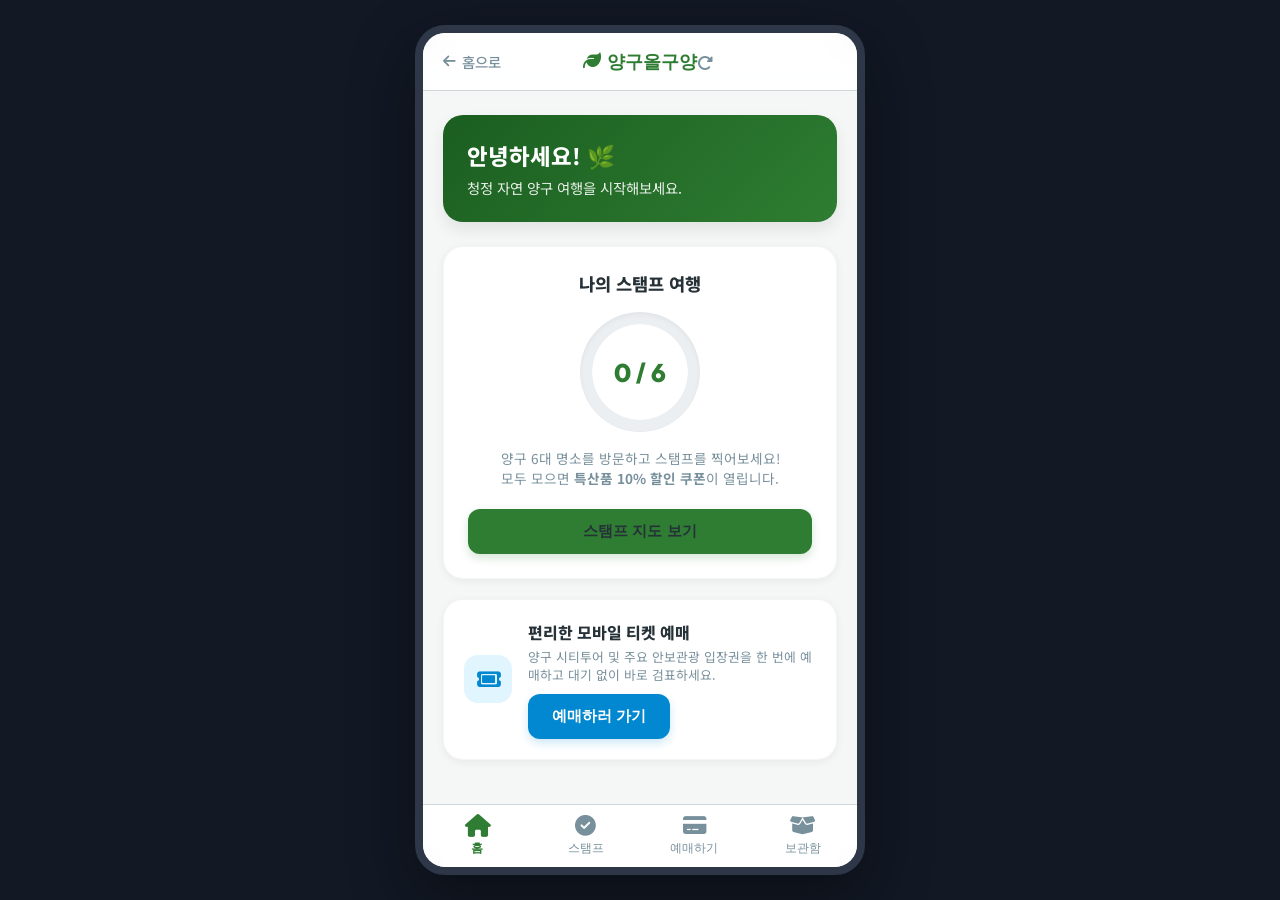
<file: stamp-tour.html>
<!DOCTYPE html>
<html lang="ko">
<head>
    <meta charset="UTF-8">
    <meta name="viewport" content="width=device-width, initial-scale=1.0">
    <title>양구올구양 스마트 스탬프 투어 & 예매</title>
    
    <!-- Google Fonts -->
    <link rel="preconnect" href="https://fonts.googleapis.com">
    <link rel="preconnect" href="https://fonts.gstatic.com" crossorigin>
    <link href="https://fonts.googleapis.com/css2?family=Noto+Sans+KR:wght@300;400;500;700;900&family=Outfit:wght@400;600;800&display=swap" rel="stylesheet">
    
    <!-- FontAwesome -->
    <link rel="stylesheet" href="https://cdnjs.cloudflare.com/ajax/libs/font-awesome/6.4.0/css/all.min.css">
    
    <!-- CSS Link -->
    <link rel="stylesheet" href="app.css">
</head>
<body>

    <!-- App Container -->
    <div class="app-container">
        
        <!-- App Header -->
        <header class="app-header">
            <div class="header-left">
                <a href="index.html" class="back-home-btn"><i class="fa-solid fa-arrow-left"></i> 홈으로</a>
            </div>
            <div class="header-center">
                <span class="app-logo"><i class="fa-solid fa-leaf"></i> 양구올구양</span>
            </div>
            <div class="header-right">
                <button class="reset-data-btn" onclick="resetAppData()" title="앱 데이터 초기화"><i class="fa-solid fa-rotate-right"></i></button>
            </div>
        </header>

        <!-- Main Content Area -->
        <main class="app-content">
            
            <!-- 1. Dashboard Screen -->
            <section class="app-screen active" id="screen-dashboard">
                <div class="welcome-card">
                    <div class="welcome-text">
                        <h2>안녕하세요! 🌿</h2>
                        <p>청정 자연 양구 여행을 시작해보세요.</p>
                    </div>
                </div>

                <!-- Stamp Progress Card -->
                <div class="progress-card">
                    <h3>나의 스탬프 여행</h3>
                    <div class="radial-progress-container">
                        <div class="radial-progress" id="stamp-radial-progress">
                            <span class="progress-val" id="stamp-progress-text">0 / 6</span>
                        </div>
                    </div>
                    <p class="progress-desc">양구 6대 명소를 방문하고 스탬프를 찍어보세요!<br>모두 모으면 <strong>특산품 10% 할인 쿠폰</strong>이 열립니다.</p>
                    <button class="btn btn-primary btn-block" onclick="switchTab('screen-stamps')">스탬프 지도 보기</button>
                </div>

                <!-- Quick Reservation Card -->
                <div class="quick-booking-card">
                    <div class="card-icon"><i class="fa-solid fa-ticket"></i></div>
                    <div class="card-details">
                        <h4>편리한 모바일 티켓 예매</h4>
                        <p>양구 시티투어 및 주요 안보관광 입장권을 한 번에 예매하고 대기 없이 바로 검표하세요.</p>
                        <button class="btn btn-secondary" onclick="switchTab('screen-booking')">예매하러 가기</button>
                    </div>
                </div>
            </section>

            <!-- 2. Stamp Tour Screen -->
            <section class="app-screen" id="screen-stamps">
                <div class="screen-title">
                    <h2>양구 6대 명소 스탬프 투어</h2>
                    <p>관광지에 도착하여 GPS 위치 확인 또는 QR 코드 스캔을 완료하세요.</p>
                </div>

                <!-- Stamp Grid -->
                <div class="stamps-grid" id="stamps-grid-container">
                    <!-- Spot 1 -->
                    <div class="stamp-item" id="stamp-spot-1">
                        <div class="stamp-icon-wrap">
                            <i class="fa-solid fa-tree"></i>
                            <div class="stamp-checked-overlay"><i class="fa-solid fa-check"></i></div>
                        </div>
                        <h4>두타연</h4>
                        <span class="stamp-status">미인증</span>
                        <button class="btn btn-sm btn-outline" onclick="verifyStamp(1)">GPS 위치 인증</button>
                    </div>
                    <!-- Spot 2 -->
                    <div class="stamp-item" id="stamp-spot-2">
                        <div class="stamp-icon-wrap">
                            <i class="fa-solid fa-compass"></i>
                            <div class="stamp-checked-overlay"><i class="fa-solid fa-check"></i></div>
                        </div>
                        <h4>한반도섬</h4>
                        <span class="stamp-status">미인증</span>
                        <button class="btn btn-sm btn-outline" onclick="verifyStamp(2)">GPS 위치 인증</button>
                    </div>
                    <!-- Spot 3 -->
                    <div class="stamp-item" id="stamp-spot-3">
                        <div class="stamp-icon-wrap">
                            <i class="fa-solid fa-user-astronaut"></i>
                            <div class="stamp-checked-overlay"><i class="fa-solid fa-check"></i></div>
                        </div>
                        <h4>국토정중앙천문대</h4>
                        <span class="stamp-status">미인증</span>
                        <button class="btn btn-sm btn-outline" onclick="verifyStamp(3)">GPS 위치 인증</button>
                    </div>
                    <!-- Spot 4 -->
                    <div class="stamp-item" id="stamp-spot-4">
                        <div class="stamp-icon-wrap">
                            <i class="fa-solid fa-seedling"></i>
                            <div class="stamp-checked-overlay"><i class="fa-solid fa-check"></i></div>
                        </div>
                        <h4>양구수목원</h4>
                        <span class="stamp-status">미인증</span>
                        <button class="btn btn-sm btn-outline" onclick="verifyStamp(4)">GPS 위치 인증</button>
                    </div>
                    <!-- Spot 5 -->
                    <div class="stamp-item" id="stamp-spot-5">
                        <div class="stamp-icon-wrap">
                            <i class="fa-solid fa-palette"></i>
                            <div class="stamp-checked-overlay"><i class="fa-solid fa-check"></i></div>
                        </div>
                        <h4>박수근미술관</h4>
                        <span class="stamp-status">미인증</span>
                        <button class="btn btn-sm btn-outline" onclick="verifyStamp(5)">GPS 위치 인증</button>
                    </div>
                    <!-- Spot 6 -->
                    <div class="stamp-item" id="stamp-spot-6">
                        <div class="stamp-icon-wrap">
                            <i class="fa-solid fa-whiskey-glass"></i>
                            <div class="stamp-checked-overlay"><i class="fa-solid fa-check"></i></div>
                        </div>
                        <h4>양구백자박물관</h4>
                        <span class="stamp-status">미인증</span>
                        <button class="btn btn-sm btn-outline" onclick="verifyStamp(6)">GPS 위치 인증</button>
                    </div>
                </div>
            </section>

            <!-- 3. Booking Screen -->
            <section class="app-screen" id="screen-booking">
                <div class="screen-title">
                    <h2>티켓 온라인 예매</h2>
                    <p>이용하실 관광 상품과 인원을 선택하고 간편하게 결제하세요.</p>
                </div>

                <div class="booking-form-card">
                    <form id="app-booking-form">
                        <!-- Ticket Category -->
                        <div class="form-group">
                            <label for="ticket-type">관광 상품 선택</label>
                            <select id="ticket-type" onchange="calculatePrice()">
                                <option value="citytour" data-price="10000">춘천역 출발 양구 시티투어 버스 (10,000원)</option>
                                <option value="dutayeon" data-price="5000">두타연 안보 관광 입장권 (5,000원)</option>
                                <option value="observatory" data-price="3000">국토정중앙천문대 관람권 (3,000원)</option>
                            </select>
                        </div>

                        <!-- Date Selection -->
                        <div class="form-row">
                            <div class="form-group">
                                <label for="booking-date">이용 일자 선택</label>
                                <input type="date" id="booking-date" required>
                            </div>
                            <div class="form-group">
                                <label for="ticket-qty">수량 (명)</label>
                                <input type="number" id="ticket-qty" min="1" max="10" value="1" onchange="calculatePrice()" required>
                            </div>
                        </div>

                        <!-- Coupon Selection -->
                        <div class="form-group">
                            <label for="booking-coupon">할인 쿠폰 적용</label>
                            <select id="booking-coupon" onchange="calculatePrice()">
                                <option value="none">사용 안 함</option>
                                <option value="welcome-discount" disabled id="opt-welcome-coupon">곰취 스탬프 완주 10% 할인 쿠폰</option>
                            </select>
                        </div>

                        <!-- Price summary -->
                        <div class="price-summary-box">
                            <div class="summary-line">
                                <span>정가 소계</span>
                                <span id="summary-price-original">10,000원</span>
                            </div>
                            <div class="summary-line discount">
                                <span>쿠폰 할인액</span>
                                <span id="summary-price-discount">-0원</span>
                            </div>
                            <div class="summary-line total">
                                <span>최종 결제 금액</span>
                                <span id="summary-price-total">10,000원</span>
                            </div>
                        </div>

                        <button type="button" class="btn btn-primary btn-block" onclick="openPaymentModal()">결제 진행하기</button>
                    </form>
                </div>
            </section>

            <!-- 4. My Box Screen -->
            <section class="app-screen" id="screen-mybox">
                <div class="screen-title">
                    <h2>나의 보관함</h2>
                    <p>구매 완료된 모바일 예매 티켓과 사용 가능한 쿠폰 목록을 조회합니다.</p>
                </div>

                <!-- Unlocked Coupons Section -->
                <div class="mybox-section">
                    <h3>보유 쿠폰 <span class="badge badge-round" id="coupon-count-badge">0</span></h3>
                    <div class="coupon-list" id="coupon-list-container">
                        <div class="empty-state">
                            <i class="fa-solid fa-ticket-simple"></i>
                            <p>보유하고 있는 쿠폰이 없습니다.<br>스탬프 투어를 완주해 쿠폰을 획득해보세요!</p>
                        </div>
                    </div>
                </div>

                <!-- Booked Tickets Section -->
                <div class="mybox-section" style="margin-top: 30px;">
                    <h3>나의 예매 티켓 <span class="badge badge-round" id="ticket-count-badge">0</span></h3>
                    <div class="ticket-list" id="ticket-list-container">
                        <div class="empty-state">
                            <i class="fa-solid fa-receipt"></i>
                            <p>예매한 티켓이 없습니다.<br>티켓 예매 탭에서 상품을 구매해 주세요.</p>
                        </div>
                    </div>
                </div>
            </section>
            
        </main>

        <!-- Sticky Bottom Navigation -->
        <nav class="app-navbar">
            <button class="nav-item active" id="nav-screen-dashboard" onclick="switchTab('screen-dashboard')">
                <i class="fa-solid fa-house"></i>
                <span>홈</span>
            </button>
            <button class="nav-item" id="nav-screen-stamps" onclick="switchTab('screen-stamps')">
                <i class="fa-solid fa-circle-check"></i>
                <span>스탬프</span>
            </button>
            <button class="nav-item" id="nav-screen-booking" onclick="switchTab('screen-booking')">
                <i class="fa-solid fa-credit-card"></i>
                <span>예매하기</span>
            </button>
            <button class="nav-item" id="nav-screen-mybox" onclick="switchTab('screen-mybox')">
                <i class="fa-solid fa-box-open"></i>
                <span>보관함</span>
            </button>
        </nav>

        <!-- Modal 1: GPS verification simulation overlay -->
        <div class="modal-overlay" id="gps-modal">
            <div class="modal-card gps-sim-card">
                <div class="gps-icon"><i class="fa-solid fa-location-crosshairs fa-spin"></i></div>
                <h3>GPS 위치 정보를 조회하고 있습니다...</h3>
                <p>기기가 실제 양구 주요 관광지 근처에 수신 대기 중인지 위치 좌표를 검증합니다.</p>
                <div class="progress-bar-wrap">
                    <div class="progress-bar-fill" id="gps-progress-bar"></div>
                </div>
            </div>
        </div>

        <!-- Modal 2: Success stamp collected overlay -->
        <div class="modal-overlay" id="success-stamp-modal">
            <div class="modal-card success-stamp-card">
                <div class="success-icon"><i class="fa-solid fa-certificate"></i></div>
                <h2 id="success-spot-name">두타연</h2>
                <h3>스탬프 인증 성공!</h3>
                <p>관광지 근처 GPS 동기화가 확인되어 스탬프가 성공적으로 적립되었습니다.</p>
                <button class="btn btn-primary" onclick="closeSuccessStampModal()">확인</button>
            </div>
        </div>

        <!-- Modal 3: Payment simulation overlay -->
        <div class="modal-overlay" id="payment-modal">
            <div class="modal-card payment-card">
                <div class="modal-close" onclick="closePaymentModal()">&times;</div>
                <h3>신용카드 간편 결제</h3>
                <p class="payment-amount">결제 금액: <span id="payment-modal-price">10,000</span>원</p>
                
                <form id="payment-form" onsubmit="processMockPayment(event)">
                    <div class="form-group">
                        <label for="card-num">카드 번호</label>
                        <input type="text" id="card-num" placeholder="0000-0000-0000-0000" pattern="[0-9]{4}-[0-9]{4}-[0-9]{4}-[0-9]{4}" required>
                    </div>
                    <div class="form-row">
                        <div class="form-group">
                            <label for="card-expiry">만료일 (MM/YY)</label>
                            <input type="text" id="card-expiry" placeholder="MM/YY" pattern="[0-9]{2}/[0-9]{2}" required>
                        </div>
                        <div class="form-group">
                            <label for="card-cvc">CVC</label>
                            <input type="password" id="card-cvc" placeholder="3자리" pattern="[0-9]{3}" required>
                        </div>
                    </div>
                    <button type="submit" class="btn btn-primary btn-block" id="btn-pay-submit">결제 승인 요청</button>
                </form>
            </div>
        </div>

        <!-- Modal 4: Ticket Barcode Overlay -->
        <div class="modal-overlay" id="barcode-modal">
            <div class="modal-card barcode-card">
                <div class="modal-close" onclick="closeBarcodeModal()">&times;</div>
                <h3 id="barcode-modal-title">시티투어 입장권</h3>
                <p class="barcode-modal-date" id="barcode-modal-date">2026-05-26 | 1명</p>
                <div class="barcode-wrapper">
                    <!-- Dynamic mock barcode rendering -->
                    <div class="mock-barcode-lines" id="mock-barcode-lines"></div>
                    <div class="mock-barcode-number" id="mock-barcode-number">YG-1779-8829</div>
                </div>
                <p class="barcode-info-text"><i class="fa-solid fa-info-circle"></i> 관광지 매표소 또는 시티투어 버스 탑승 시 직원에게 위 바코드를 제시해 주세요.</p>
                <button class="btn btn-secondary btn-block" onclick="closeBarcodeModal()">닫기</button>
            </div>
        </div>

    </div>

    <!-- JS Scripts -->
    <script src="app.js"></script>
</body>
</html>
</file>
<file: app.css>
/* --- CSS Variables --- */
:root {
    --primary-color: #2e7d32;
    --primary-dark: #1b5e20;
    --primary-light: #e8f5e9;
    --secondary-color: #0288d1;
    --secondary-light: #e1f5fe;
    
    --bg-main: #f4f7f6;
    --bg-card: #ffffff;
    --text-main: #263238;
    --text-muted: #78909c;
    --border-color: #cfd8dc;
    
    --shadow-sm: 0 2px 8px rgba(0, 0, 0, 0.06);
    --shadow-md: 0 8px 16px rgba(0, 0, 0, 0.08);
    --shadow-lg: 0 16px 32px rgba(0, 0, 0, 0.12);
    
    --transition-fast: 0.2s cubic-bezier(0.4, 0, 0.2, 1);
    --transition-normal: 0.3s cubic-bezier(0.4, 0, 0.2, 1);
}

/* --- Base & Reset --- */
* {
    margin: 0;
    padding: 0;
    box-sizing: border-box;
}

body {
    font-family: 'Noto Sans KR', sans-serif;
    background-color: #121824; /* Desktop backdrop color */
    color: var(--text-main);
    display: flex;
    justify-content: center;
    align-items: center;
    min-height: 100vh;
    overflow-x: hidden;
}

/* --- Mobile App Container Frame (Desktop Mockup) --- */
.app-container {
    width: 100%;
    max-width: 450px; /* Smartphone width */
    height: 100vh;
    max-height: 850px; /* Smartphone height */
    background-color: var(--bg-main);
    box-shadow: 0 24px 64px rgba(0, 0, 0, 0.4);
    border-radius: 30px;
    display: flex;
    flex-direction: column;
    position: relative;
    overflow: hidden;
    border: 8px solid #2d3748; /* Mock frame border */
}

@media (max-width: 480px) {
    .app-container {
        max-width: 100%;
        height: 100vh;
        max-height: 100vh;
        border-radius: 0;
        border: none;
    }
}

/* --- App Header --- */
.app-header {
    background-color: rgba(255, 255, 255, 0.9);
    backdrop-filter: blur(10px);
    border-bottom: 1px solid var(--border-color);
    padding: 16px 20px;
    display: grid;
    grid-template-columns: 1fr auto 1fr;
    align-items: center;
    z-index: 100;
}

.back-home-btn {
    font-size: 0.9rem;
    font-weight: 500;
    color: var(--text-muted);
    text-decoration: none;
    display: flex;
    align-items: center;
    gap: 6px;
    transition: color var(--transition-fast);
}

.back-home-btn:hover {
    color: var(--primary-color);
}

.app-logo {
    font-family: 'Outfit', sans-serif;
    font-size: 1.15rem;
    font-weight: 800;
    color: var(--primary-color);
    display: flex;
    align-items: center;
    gap: 6px;
}

.reset-data-btn {
    justify-self: end;
    background: none;
    border: none;
    color: var(--text-muted);
    font-size: 1rem;
    cursor: pointer;
    transition: transform var(--transition-fast), color var(--transition-fast);
}

.reset-data-btn:hover {
    color: #e53935;
    transform: rotate(45deg);
}

/* --- Content Screen Area --- */
.app-content {
    flex: 1;
    overflow-y: auto;
    padding: 24px 20px 90px; /* bottom padding for sticky nav */
    scroll-behavior: smooth;
}

/* Hide scrollbars for slick look */
.app-content::-webkit-scrollbar {
    display: none;
}

.app-screen {
    display: none;
    animation: slideIn 0.35s cubic-bezier(0.34, 1.56, 0.64, 1) forwards;
}

.app-screen.active {
    display: block;
}

@keyframes slideIn {
    from { opacity: 0; transform: translateY(15px); }
    to { opacity: 1; transform: translateY(0); }
}

.screen-title {
    margin-bottom: 24px;
}

.screen-title h2 {
    font-size: 1.4rem;
    font-weight: 800;
    color: var(--text-main);
    margin-bottom: 6px;
}

.screen-title p {
    font-size: 0.88rem;
    color: var(--text-muted);
    line-height: 1.4;
}

/* --- Buttons --- */
.btn {
    display: inline-flex;
    align-items: center;
    justify-content: center;
    gap: 8px;
    padding: 12px 24px;
    border-radius: 12px;
    font-weight: 700;
    font-size: 0.95rem;
    cursor: pointer;
    border: none;
    transition: all var(--transition-fast);
    outline: none;
    user-select: none;
}

.btn-primary {
    background-color: var(--primary-color);
    color: var(--white) !important;
    color: #fff;
    box-shadow: 0 4px 10px rgba(46, 125, 50, 0.2);
}

.btn-primary:hover {
    background-color: var(--primary-dark);
    transform: translateY(-2px);
    box-shadow: 0 6px 15px rgba(46, 125, 50, 0.3);
}

.btn-primary:active {
    transform: translateY(0);
}

.btn-secondary {
    background-color: var(--secondary-color);
    color: #fff;
    box-shadow: 0 4px 10px rgba(2, 136, 209, 0.2);
}

.btn-secondary:hover {
    background-color: #0277bd;
    transform: translateY(-2px);
    box-shadow: 0 6px 15px rgba(2, 136, 209, 0.3);
}

.btn-outline {
    background-color: transparent;
    border: 2px solid var(--primary-color);
    color: var(--primary-color);
}

.btn-outline:hover {
    background-color: var(--primary-light);
}

.btn-sm {
    padding: 8px 16px;
    font-size: 0.8rem;
    border-radius: 8px;
}

.btn-block {
    width: 100%;
}

/* --- Dashboard Screen CSS --- */
.welcome-card {
    background: linear-gradient(135deg, var(--primary-dark), var(--primary-color));
    color: #fff;
    padding: 24px;
    border-radius: 20px;
    box-shadow: var(--shadow-md);
    margin-bottom: 24px;
}

.welcome-card h2 {
    font-size: 1.4rem;
    font-weight: 800;
    margin-bottom: 6px;
}

.welcome-card p {
    font-size: 0.9rem;
    opacity: 0.9;
}

/* Radial Progress Circular Widget */
.progress-card {
    background-color: var(--bg-card);
    padding: 24px;
    border-radius: 20px;
    box-shadow: var(--shadow-sm);
    border: 1px solid rgba(0,0,0,0.04);
    text-align: center;
    margin-bottom: 20px;
}

.progress-card h3 {
    font-size: 1.1rem;
    font-weight: 800;
    margin-bottom: 16px;
}

.radial-progress-container {
    display: flex;
    justify-content: center;
    margin-bottom: 16px;
}

.radial-progress {
    width: 120px;
    height: 120px;
    border-radius: 50%;
    background: radial-gradient(closest-side, white 79%, transparent 80% 100%),
                conic-gradient(var(--primary-color) 0%, #eceff1 0%);
    display: flex;
    justify-content: center;
    align-items: center;
    box-shadow: inset 0 2px 5px rgba(0,0,0,0.05);
    transition: background 0.8s ease-out;
}

.progress-val {
    font-family: 'Outfit', sans-serif;
    font-size: 1.6rem;
    font-weight: 800;
    color: var(--primary-color);
}

.progress-desc {
    font-size: 0.85rem;
    color: var(--text-muted);
    line-height: 1.5;
    margin-bottom: 20px;
}

/* Quick Booking Card */
.quick-booking-card {
    background-color: var(--bg-card);
    padding: 20px;
    border-radius: 20px;
    box-shadow: var(--shadow-sm);
    border: 1px solid rgba(0,0,0,0.04);
    display: flex;
    gap: 16px;
    align-items: center;
}

.quick-booking-card .card-icon {
    width: 48px;
    height: 48px;
    background-color: var(--secondary-light);
    color: var(--secondary-color);
    border-radius: 14px;
    display: flex;
    align-items: center;
    justify-content: center;
    font-size: 1.3rem;
    flex-shrink: 0;
}

.quick-booking-card h4 {
    font-size: 1rem;
    font-weight: 800;
    margin-bottom: 4px;
}

.quick-booking-card p {
    font-size: 0.8rem;
    color: var(--text-muted);
    line-height: 1.4;
    margin-bottom: 10px;
}

/* --- Stamp Tour Screen CSS --- */
.stamps-grid {
    display: grid;
    grid-template-columns: 1fr 1fr;
    gap: 16px;
}

.stamp-item {
    background-color: var(--bg-card);
    padding: 20px 16px;
    border-radius: 20px;
    box-shadow: var(--shadow-sm);
    border: 1px solid rgba(0,0,0,0.04);
    text-align: center;
    display: flex;
    flex-direction: column;
    align-items: center;
    transition: all var(--transition-normal);
    position: relative;
}

.stamp-icon-wrap {
    width: 64px;
    height: 64px;
    background-color: #eceff1;
    color: #b0bec5;
    border-radius: 50%;
    display: flex;
    align-items: center;
    justify-content: center;
    font-size: 1.6rem;
    margin-bottom: 12px;
    position: relative;
    transition: all var(--transition-normal);
}

.stamp-checked-overlay {
    position: absolute;
    top: 0;
    left: 0;
    width: 100%;
    height: 100%;
    background-color: var(--primary-color);
    color: #fff;
    border-radius: 50%;
    display: flex;
    align-items: center;
    justify-content: center;
    font-size: 1.6rem;
    opacity: 0;
    transform: scale(0.6);
    transition: all var(--transition-normal);
    z-index: 2;
}

.stamp-item.checked .stamp-icon-wrap {
    background-color: var(--primary-light);
    color: var(--primary-color);
}

.stamp-item.checked .stamp-checked-overlay {
    opacity: 1;
    transform: scale(1);
}

.stamp-item h4 {
    font-size: 0.95rem;
    font-weight: 700;
    margin-bottom: 6px;
    color: var(--text-main);
}

.stamp-status {
    font-size: 0.78rem;
    font-weight: 700;
    color: var(--text-muted);
    padding: 2px 10px;
    background-color: #eceff1;
    border-radius: 20px;
    margin-bottom: 12px;
}

.stamp-item.checked .stamp-status {
    background-color: var(--primary-light);
    color: var(--primary-color);
}

.stamp-item.checked button {
    display: none;
}

/* --- Booking Screen CSS --- */
.booking-form-card {
    background-color: var(--bg-card);
    padding: 24px;
    border-radius: 20px;
    box-shadow: var(--shadow-sm);
    border: 1px solid rgba(0,0,0,0.04);
}

.form-group {
    margin-bottom: 18px;
}

.form-row {
    display: grid;
    grid-template-columns: 1.5fr 1fr;
    gap: 16px;
}

.form-group label {
    display: block;
    font-size: 0.85rem;
    font-weight: 700;
    color: var(--text-main);
    margin-bottom: 8px;
}

.form-group label .required {
    color: #e53935;
}

.form-group select,
.form-group input {
    width: 100%;
    padding: 12px 14px;
    border-radius: 10px;
    border: 1.5px solid var(--border-color);
    background-color: #fafafa;
    font-family: inherit;
    font-size: 0.9rem;
    outline: none;
    transition: all var(--transition-fast);
}

.form-group select:focus,
.form-group input:focus {
    border-color: var(--primary-color);
    background-color: #fff;
    box-shadow: 0 0 0 3px rgba(46, 125, 50, 0.1);
}

.price-summary-box {
    background-color: var(--bg-main);
    padding: 16px;
    border-radius: 12px;
    margin-bottom: 20px;
    display: flex;
    flex-direction: column;
    gap: 8px;
}

.summary-line {
    display: flex;
    justify-content: space-between;
    font-size: 0.85rem;
    color: var(--text-muted);
}

.summary-line.discount {
    color: #c62828;
}

.summary-line.total {
    border-top: 1px dashed var(--border-color);
    padding-top: 8px;
    margin-top: 4px;
    font-size: 1.05rem;
    font-weight: 900;
    color: var(--text-main);
}

/* --- My Box Screen CSS --- */
.mybox-section h3 {
    font-size: 1rem;
    font-weight: 800;
    margin-bottom: 12px;
    display: flex;
    align-items: center;
    gap: 8px;
}

.badge-round {
    background-color: var(--primary-color);
    color: #fff;
    width: 20px;
    height: 20px;
    border-radius: 50%;
    display: inline-flex;
    align-items: center;
    justify-content: center;
    font-size: 0.75rem;
    font-weight: 700;
}

.empty-state {
    background-color: var(--bg-card);
    padding: 30px 20px;
    border-radius: 20px;
    border: 1.5px dashed var(--border-color);
    text-align: center;
    color: var(--text-muted);
}

.empty-state i {
    font-size: 2.2rem;
    margin-bottom: 12px;
}

.empty-state p {
    font-size: 0.82rem;
    line-height: 1.5;
}

/* Active Coupon / Ticket layout styles */
.coupon-item {
    background: linear-gradient(135deg, #fff9c4, #fffde7);
    border: 1px solid #fff59d;
    padding: 16px;
    border-radius: 14px;
    display: flex;
    justify-content: space-between;
    align-items: center;
    box-shadow: var(--shadow-sm);
    position: relative;
    overflow: hidden;
}

.coupon-item::before, .coupon-item::after {
    content: '';
    position: absolute;
    width: 16px;
    height: 16px;
    background-color: var(--bg-main);
    border-radius: 50%;
    left: -8px;
    top: calc(50% - 8px);
}
.coupon-item::after {
    left: auto;
    right: -8px;
}

.coupon-info h4 {
    font-size: 0.95rem;
    font-weight: 800;
    color: #f57f17;
    margin-bottom: 4px;
}

.coupon-info p {
    font-size: 0.75rem;
    color: var(--text-muted);
}

.ticket-item {
    background-color: var(--bg-card);
    border: 1px solid var(--border-color);
    border-radius: 16px;
    padding: 18px;
    margin-bottom: 12px;
    box-shadow: var(--shadow-sm);
    display: flex;
    justify-content: space-between;
    align-items: center;
}

.ticket-info h4 {
    font-size: 0.95rem;
    font-weight: 800;
    color: var(--text-main);
    margin-bottom: 6px;
}

.ticket-info p {
    font-size: 0.78rem;
    color: var(--text-muted);
    margin-bottom: 2px;
}

.ticket-info p i {
    width: 14px;
    margin-right: 4px;
}

/* --- Sticky Bottom Navigation Bar --- */
.app-navbar {
    position: absolute;
    bottom: 0;
    left: 0;
    width: 100%;
    background-color: rgba(255, 255, 255, 0.95);
    backdrop-filter: blur(10px);
    border-top: 1px solid var(--border-color);
    display: flex;
    justify-content: space-around;
    padding: 10px 0;
    z-index: 100;
}

.nav-item {
    background: none;
    border: none;
    display: flex;
    flex-direction: column;
    align-items: center;
    color: var(--text-muted);
    font-size: 0.78rem;
    font-weight: 500;
    gap: 4px;
    cursor: pointer;
    flex: 1;
    transition: color var(--transition-fast);
}

.nav-item i {
    font-size: 1.3rem;
    transition: transform var(--transition-fast);
}

.nav-item.active {
    color: var(--primary-color);
    font-weight: 700;
}

.nav-item.active i {
    transform: scale(1.1);
}

/* --- Modals CSS --- */
.modal-overlay {
    position: absolute;
    top: 0;
    left: 0;
    width: 100%;
    height: 100%;
    background-color: rgba(0, 0, 0, 0.5);
    backdrop-filter: blur(4px);
    z-index: 500;
    display: none;
    align-items: center;
    justify-content: center;
    padding: 20px;
}

.modal-overlay.active {
    display: flex;
    animation: modalFadeIn 0.3s forwards;
}

@keyframes modalFadeIn {
    from { opacity: 0; }
    to { opacity: 1; }
}

.modal-card {
    background-color: var(--white);
    background: #fff;
    border-radius: 24px;
    width: 100%;
    max-width: 380px;
    padding: 30px 24px;
    position: relative;
    box-shadow: var(--shadow-lg);
    transform: scale(0.9);
    transition: transform 0.3s cubic-bezier(0.34, 1.56, 0.64, 1);
    text-align: center;
}

.modal-overlay.active .modal-card {
    transform: scale(1);
}

.modal-close {
    position: absolute;
    top: 16px;
    right: 20px;
    font-size: 1.8rem;
    font-weight: 300;
    color: var(--text-muted);
    cursor: pointer;
    line-height: 1;
}

/* GPS Verification Modal */
.gps-icon {
    font-size: 3rem;
    color: var(--secondary-color);
    margin-bottom: 20px;
}

.gps-sim-card h3 {
    font-size: 1.15rem;
    font-weight: 800;
    margin-bottom: 10px;
}

.gps-sim-card p {
    font-size: 0.8rem;
    color: var(--text-muted);
    margin-bottom: 24px;
    line-height: 1.4;
}

.progress-bar-wrap {
    width: 100%;
    height: 8px;
    background-color: #eceff1;
    border-radius: 4px;
    overflow: hidden;
}

.progress-bar-fill {
    height: 100%;
    width: 0;
    background-color: var(--secondary-color);
    border-radius: 4px;
    transition: width 3.5s linear;
}

/* Success Stamp Collected Modal */
.success-icon {
    font-size: 4rem;
    color: var(--primary-color);
    margin-bottom: 16px;
}

.success-stamp-card h2 {
    font-size: 1.6rem;
    font-weight: 900;
    color: var(--primary-color);
    margin-bottom: 4px;
}

.success-stamp-card h3 {
    font-size: 1.15rem;
    font-weight: 800;
    margin-bottom: 12px;
}

.success-stamp-card p {
    font-size: 0.85rem;
    color: var(--text-muted);
    line-height: 1.5;
    margin-bottom: 24px;
}

/* Payment Modal Specific */
.payment-amount {
    font-size: 0.9rem;
    color: var(--text-muted);
    margin-bottom: 20px;
}

.payment-amount span {
    font-size: 1.8rem;
    font-weight: 900;
    color: var(--text-main);
}

.payment-card h3 {
    font-size: 1.25rem;
    font-weight: 800;
    margin-bottom: 6px;
}

.payment-card form {
    text-align: left;
}

/* Barcode Modal Specific */
.barcode-card h3 {
    font-size: 1.25rem;
    font-weight: 800;
    margin-bottom: 4px;
}

.barcode-modal-date {
    font-size: 0.85rem;
    color: var(--text-muted);
    margin-bottom: 24px;
}

.barcode-wrapper {
    background-color: #fff;
    border: 1px solid var(--border-color);
    padding: 24px;
    border-radius: 12px;
    margin-bottom: 20px;
    display: flex;
    flex-direction: column;
    align-items: center;
}

.mock-barcode-lines {
    width: 100%;
    height: 70px;
    background-image: repeating-linear-gradient(90deg, 
        #000 0px, #000 2px, 
        #fff 2px, #fff 5px, 
        #000 5px, #000 8px, 
        #fff 8px, #fff 10px,
        #000 10px, #000 11px,
        #fff 11px, #fff 15px);
    margin-bottom: 8px;
}

.mock-barcode-number {
    font-family: 'Outfit', sans-serif;
    font-size: 1rem;
    font-weight: 600;
    letter-spacing: 4px;
    color: var(--text-main);
}

.barcode-info-text {
    font-size: 0.78rem;
    color: var(--text-muted);
    line-height: 1.4;
    margin-bottom: 24px;
}
</file>
